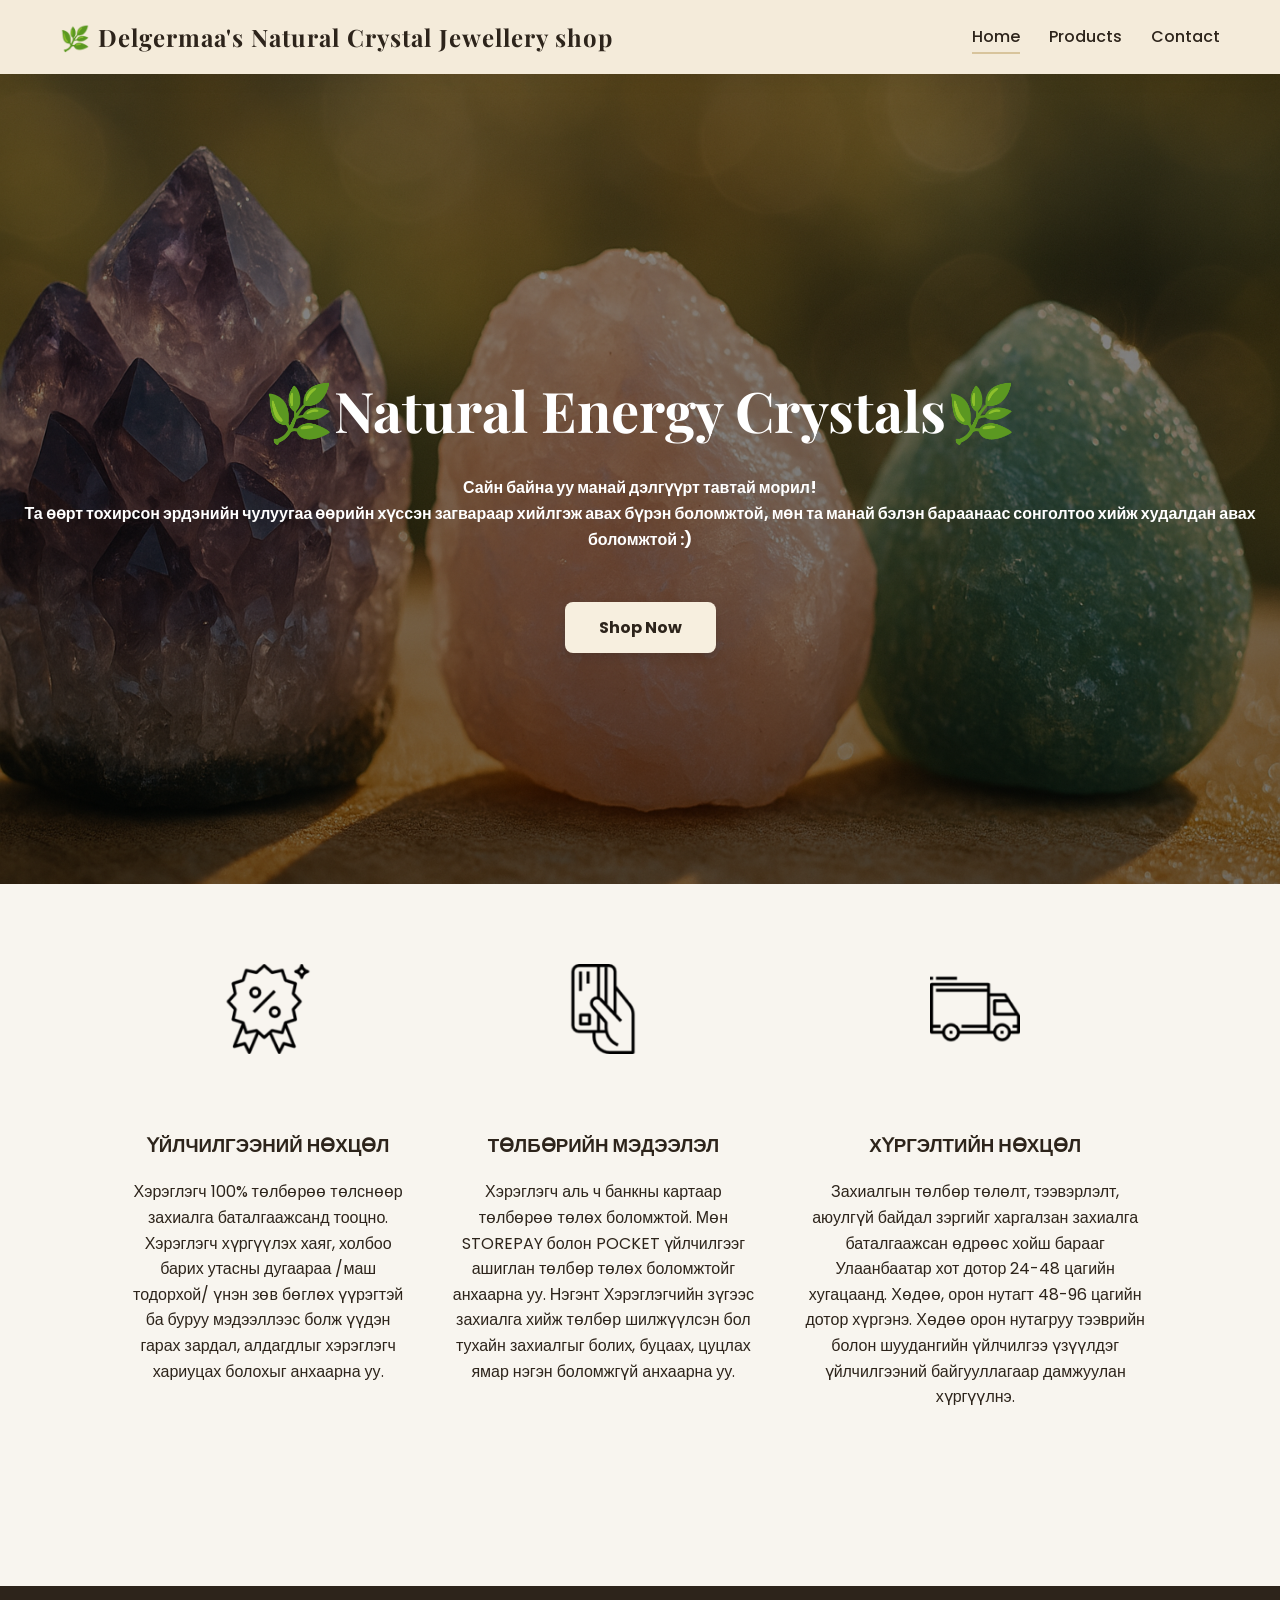
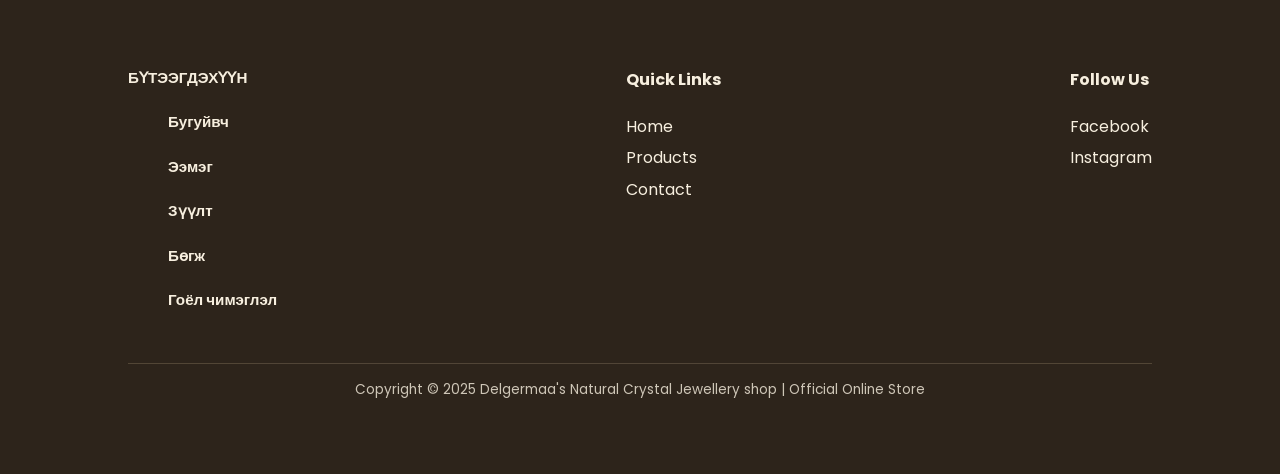
<file: index.html>
<!DOCTYPE html>
<html lang="mn">
<head>
  <meta charset="UTF-8">
  <meta name="viewport" content="width=device-width, initial-scale=1.0">
  <title>home - 🌿 Delgermaa's Natural Crystal Jewellery shop</title>
  <link rel="stylesheet" href="style.css">
</head>
<body>
  <header>
    <div class="logo">🌿 Delgermaa's Natural Crystal Jewellery shop</div>
    <nav>
      <a href="index.html" class="active">Home</a>
      <a href="products.html">Products</a>
      <a href="contact.html">Contact</a>
    </nav>
  </header>

  <section class="hero">
    <div class="hero-text">
      <h1>🌿Natural Energy Crystals🌿</h1>
      <p> <h4>Сайн байна уу манай дэлгүүрт тавтай морил! <br>Та өөрт тохирсон эрдэнийн чулуугаа өөрийн хүссэн загвараар хийлгэж авах бүрэн боломжтой, мөн та манай бэлэн бараанаас сонголтоо хийж худалдан авах боломжтой :) </h4></br> </p>
       
      <a href="products.html" class="btn">Shop Now</a>
    </div>
  </section>

  <section class="features">
    <div class="feature">
      <img src="image/p8.png" alt="үйлчилгээний нөхцөл">
      <h3> ҮЙЛЧИЛГЭЭНИЙ НӨХЦӨЛ</h3>
      <p> Хэрэглэгч 100% төлбөрөө төлснөөр захиалга баталгаажсанд тооцно. Хэрэглэгч хүргүүлэх хаяг, холбоо барих утасны дугаараа /маш тодорхой/ үнэн зөв бөглөх үүрэгтэй ба буруу мэдээллээс болж үүдэн гарах зардал, алдагдлыг хэрэглэгч хариуцах болохыг анхаарна уу.</p>
    </div>
    <div class="feature">
      <img src="image/p5.png" alt="төлбөрийн мэдээлэл">
      <h3> ТӨЛБӨРИЙН МЭДЭЭЛЭЛ</h3>
      <p>Хэрэглэгч аль ч банкны картаар төлбөрөө төлөх боломжтой. Мөн STOREPAY болон POCKET үйлчилгээг ашиглан төлбөр төлөх боломжтойг анхаарна уу. Нэгэнт Хэрэглэгчийн зүгээс захиалга хийж төлбөр шилжүүлсэн бол тухайн захиалгыг болих, буцаах, цуцлах ямар нэгэн боломжгүй анхаарна уу.</p>
    </div>
    <div class="feature">
      <img src="image/p6.png" alt="хүргэлтийн нөхцөл">
      <h3> ХҮРГЭЛТИЙН НӨХЦӨЛ</h3>
      <p>Захиалгын төлбөр төлөлт, тээвэрлэлт, аюулгүй байдал зэргийг харгалзан захиалга баталгаажсан өдрөөс хойш барааг Улаанбаатар хот дотор 24-48 цагийн хугацаанд. Хөдөө, орон нутагт 48-96 цагийн дотор хүргэнэ. Хөдөө орон нутагруу тээврийн болон шуудангийн үйлчилгээ үзүүлдэг үйлчилгээний байгууллагаар дамжуулан хүргүүлнэ.</p>
    </div>
  </section>

  <!-- Footer -->
  <footer>
    <div class="footer-container">
      <div class="footer-about">
        <h4>БҮТЭЭГДЭХҮҮН</h4>
        <p>
          <dd> <h4>Бугуйвч</h4></dd>
          <dd> <h4>Ээмэг</h4></dd>
          <dd> <h4>Зүүлт</h4></dd>
          <dd> <h4>Бөгж</h4></dd>
          <dd> <h4>Гоёл чимэглэл</h4></dd>
        </p>
      </div>

      <div class="footer-links">
        <h4>Quick Links</h4>
        <a href="index.html">Home</a>
        <a href="products.html">Products</a>
        <a href="contact.html">Contact</a>
      </div>

      <div class="footer-social">
        <h4>Follow Us</h4>
        <a href="https://www.facebook.com/gemaccessorries">Facebook</a>
        <a href="https://www.instagram.com/gem_bracelet_pendant/?fbclid=IwY2xjawNUQWNleHRuA2FlbQIxMABicmlkETFqZ0RUYzNnZnRweXdjZXZ6AR7bVuhAVnvGbw0PlaOJgL6VvQkg8oXGCW1GjAsc1oId29H9s_9CjJuuJ3-5ZA_aem_fugoOBbmufwyVNsKGG_K1w#">Instagram</a>

      </div>
    </div>
    <p class="copyright"> Copyright © 2025 Delgermaa's Natural Crystal Jewellery shop | Official Online Store</p>
  </footer>
</body>
</html>
</file>
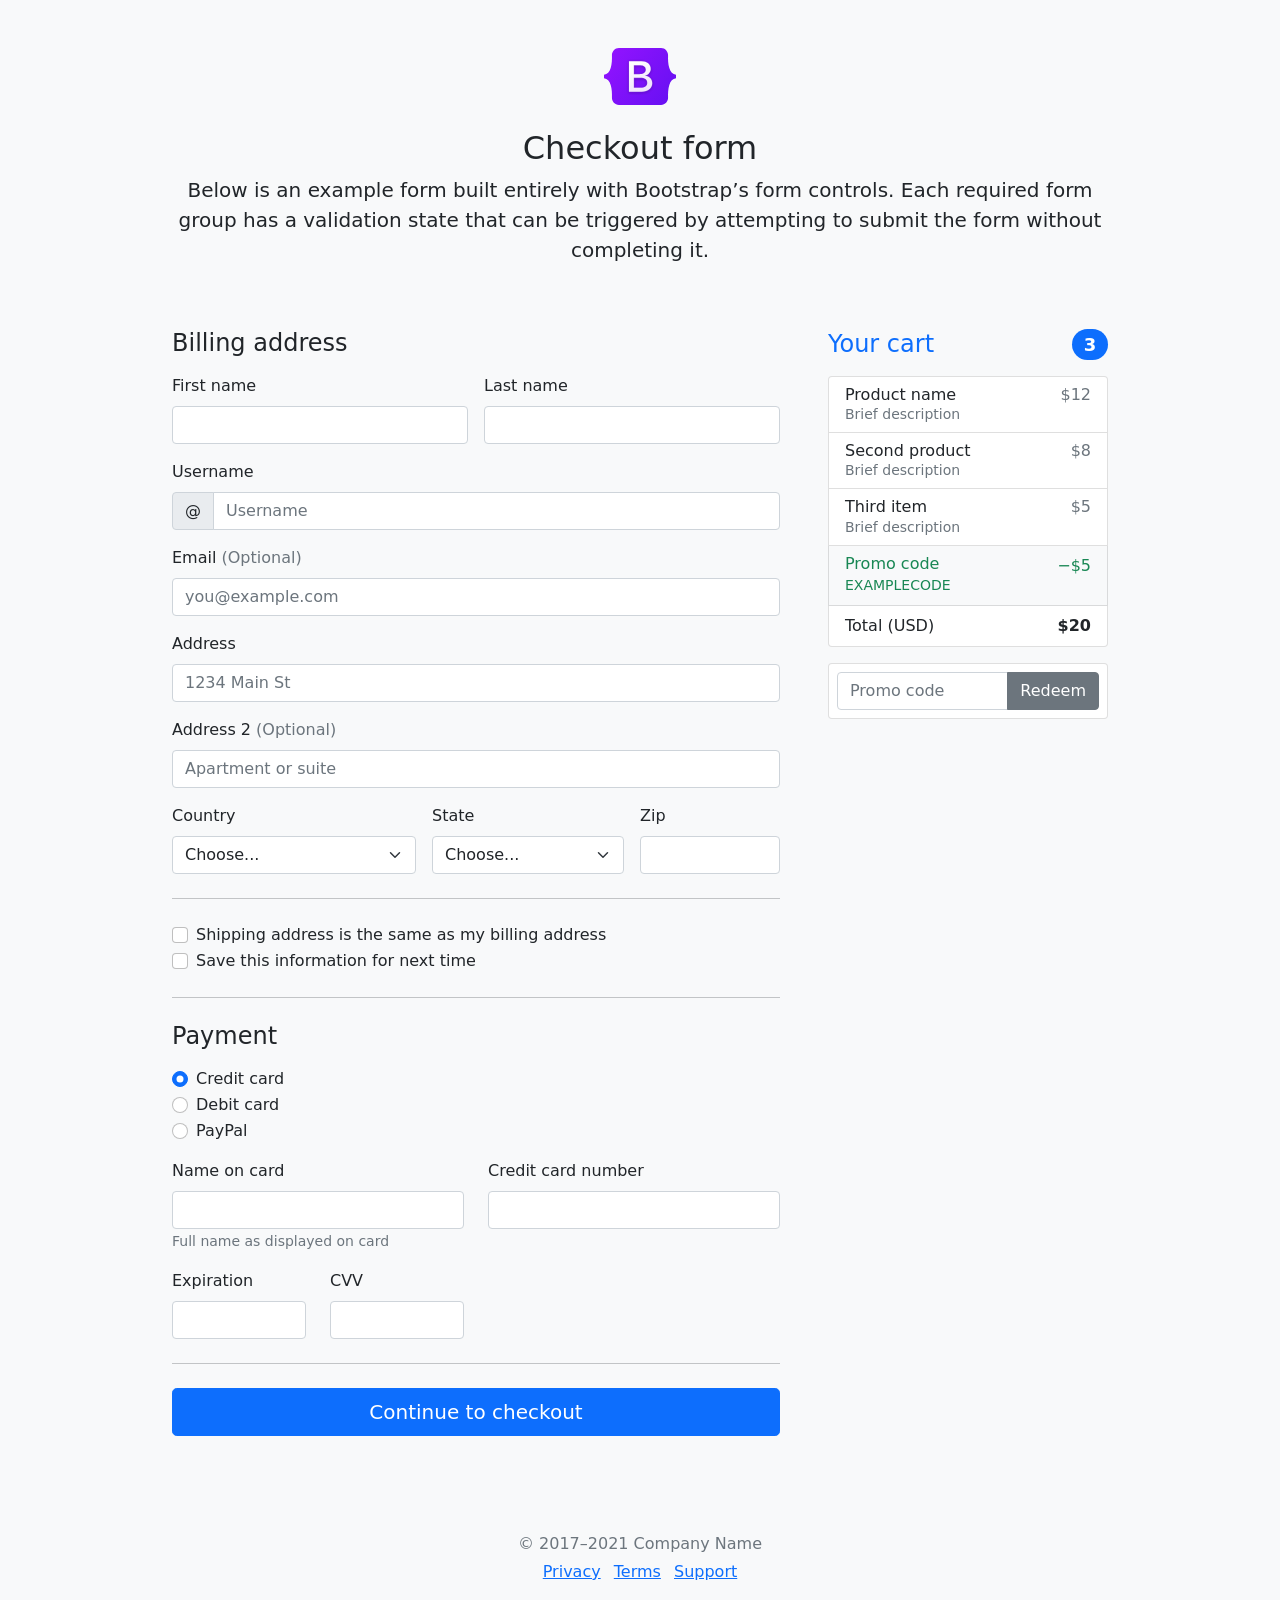
<file: checkout/index.html>
<!doctype html>
<html lang="en">
  <head>
    <meta charset="utf-8">
    <meta name="viewport" content="width=device-width, initial-scale=1">
    <meta name="description" content="">
    <meta name="author" content="Mark Otto, Jacob Thornton, and Bootstrap contributors">
    <meta name="generator" content="Hugo 0.84.0">
    <title>Checkout example · Bootstrap v5.0</title>

    <link rel="canonical" href="https://getbootstrap.com/docs/5.0/examples/checkout/">

    

    <!-- Bootstrap core CSS -->
<link href="../assets/dist/css/bootstrap.min.css" rel="stylesheet">

    <style>
      .bd-placeholder-img {
        font-size: 1.125rem;
        text-anchor: middle;
        -webkit-user-select: none;
        -moz-user-select: none;
        user-select: none;
      }

      @media (min-width: 768px) {
        .bd-placeholder-img-lg {
          font-size: 3.5rem;
        }
      }
    </style>

    
    <!-- Custom styles for this template -->
    <link href="form-validation.css" rel="stylesheet">
  </head>
  <body class="bg-light">
    
<div class="container">
  <main>
    <div class="py-5 text-center">
      <img class="d-block mx-auto mb-4" src="../assets/brand/bootstrap-logo.svg" alt="" width="72" height="57">
      <h2>Checkout form</h2>
      <p class="lead">Below is an example form built entirely with Bootstrap’s form controls. Each required form group has a validation state that can be triggered by attempting to submit the form without completing it.</p>
    </div>

    <div class="row g-5">
      <div class="col-md-5 col-lg-4 order-md-last">
        <h4 class="d-flex justify-content-between align-items-center mb-3">
          <span class="text-primary">Your cart</span>
          <span class="badge bg-primary rounded-pill">3</span>
        </h4>
        <ul class="list-group mb-3">
          <li class="list-group-item d-flex justify-content-between lh-sm">
            <div>
              <h6 class="my-0">Product name</h6>
              <small class="text-muted">Brief description</small>
            </div>
            <span class="text-muted">$12</span>
          </li>
          <li class="list-group-item d-flex justify-content-between lh-sm">
            <div>
              <h6 class="my-0">Second product</h6>
              <small class="text-muted">Brief description</small>
            </div>
            <span class="text-muted">$8</span>
          </li>
          <li class="list-group-item d-flex justify-content-between lh-sm">
            <div>
              <h6 class="my-0">Third item</h6>
              <small class="text-muted">Brief description</small>
            </div>
            <span class="text-muted">$5</span>
          </li>
          <li class="list-group-item d-flex justify-content-between bg-light">
            <div class="text-success">
              <h6 class="my-0">Promo code</h6>
              <small>EXAMPLECODE</small>
            </div>
            <span class="text-success">−$5</span>
          </li>
          <li class="list-group-item d-flex justify-content-between">
            <span>Total (USD)</span>
            <strong>$20</strong>
          </li>
        </ul>

        <form class="card p-2">
          <div class="input-group">
            <input type="text" class="form-control" placeholder="Promo code">
            <button type="submit" class="btn btn-secondary">Redeem</button>
          </div>
        </form>
      </div>
      <div class="col-md-7 col-lg-8">
        <h4 class="mb-3">Billing address</h4>
        <form class="needs-validation" novalidate>
          <div class="row g-3">
            <div class="col-sm-6">
              <label for="firstName" class="form-label">First name</label>
              <input type="text" class="form-control" id="firstName" placeholder="" value="" required>
              <div class="invalid-feedback">
                Valid first name is required.
              </div>
            </div>

            <div class="col-sm-6">
              <label for="lastName" class="form-label">Last name</label>
              <input type="text" class="form-control" id="lastName" placeholder="" value="" required>
              <div class="invalid-feedback">
                Valid last name is required.
              </div>
            </div>

            <div class="col-12">
              <label for="username" class="form-label">Username</label>
              <div class="input-group has-validation">
                <span class="input-group-text">@</span>
                <input type="text" class="form-control" id="username" placeholder="Username" required>
              <div class="invalid-feedback">
                  Your username is required.
                </div>
              </div>
            </div>

            <div class="col-12">
              <label for="email" class="form-label">Email <span class="text-muted">(Optional)</span></label>
              <input type="email" class="form-control" id="email" placeholder="you@example.com">
              <div class="invalid-feedback">
                Please enter a valid email address for shipping updates.
              </div>
            </div>

            <div class="col-12">
              <label for="address" class="form-label">Address</label>
              <input type="text" class="form-control" id="address" placeholder="1234 Main St" required>
              <div class="invalid-feedback">
                Please enter your shipping address.
              </div>
            </div>

            <div class="col-12">
              <label for="address2" class="form-label">Address 2 <span class="text-muted">(Optional)</span></label>
              <input type="text" class="form-control" id="address2" placeholder="Apartment or suite">
            </div>

            <div class="col-md-5">
              <label for="country" class="form-label">Country</label>
              <select class="form-select" id="country" required>
                <option value="">Choose...</option>
                <option>United States</option>
              </select>
              <div class="invalid-feedback">
                Please select a valid country.
              </div>
            </div>

            <div class="col-md-4">
              <label for="state" class="form-label">State</label>
              <select class="form-select" id="state" required>
                <option value="">Choose...</option>
                <option>California</option>
              </select>
              <div class="invalid-feedback">
                Please provide a valid state.
              </div>
            </div>

            <div class="col-md-3">
              <label for="zip" class="form-label">Zip</label>
              <input type="text" class="form-control" id="zip" placeholder="" required>
              <div class="invalid-feedback">
                Zip code required.
              </div>
            </div>
          </div>

          <hr class="my-4">

          <div class="form-check">
            <input type="checkbox" class="form-check-input" id="same-address">
            <label class="form-check-label" for="same-address">Shipping address is the same as my billing address</label>
          </div>

          <div class="form-check">
            <input type="checkbox" class="form-check-input" id="save-info">
            <label class="form-check-label" for="save-info">Save this information for next time</label>
          </div>

          <hr class="my-4">

          <h4 class="mb-3">Payment</h4>

          <div class="my-3">
            <div class="form-check">
              <input id="credit" name="paymentMethod" type="radio" class="form-check-input" checked required>
              <label class="form-check-label" for="credit">Credit card</label>
            </div>
            <div class="form-check">
              <input id="debit" name="paymentMethod" type="radio" class="form-check-input" required>
              <label class="form-check-label" for="debit">Debit card</label>
            </div>
            <div class="form-check">
              <input id="paypal" name="paymentMethod" type="radio" class="form-check-input" required>
              <label class="form-check-label" for="paypal">PayPal</label>
            </div>
          </div>

          <div class="row gy-3">
            <div class="col-md-6">
              <label for="cc-name" class="form-label">Name on card</label>
              <input type="text" class="form-control" id="cc-name" placeholder="" required>
              <small class="text-muted">Full name as displayed on card</small>
              <div class="invalid-feedback">
                Name on card is required
              </div>
            </div>

            <div class="col-md-6">
              <label for="cc-number" class="form-label">Credit card number</label>
              <input type="text" class="form-control" id="cc-number" placeholder="" required>
              <div class="invalid-feedback">
                Credit card number is required
              </div>
            </div>

            <div class="col-md-3">
              <label for="cc-expiration" class="form-label">Expiration</label>
              <input type="text" class="form-control" id="cc-expiration" placeholder="" required>
              <div class="invalid-feedback">
                Expiration date required
              </div>
            </div>

            <div class="col-md-3">
              <label for="cc-cvv" class="form-label">CVV</label>
              <input type="text" class="form-control" id="cc-cvv" placeholder="" required>
              <div class="invalid-feedback">
                Security code required
              </div>
            </div>
          </div>

          <hr class="my-4">

          <button class="w-100 btn btn-primary btn-lg" type="submit">Continue to checkout</button>
        </form>
      </div>
    </div>
  </main>

  <footer class="my-5 pt-5 text-muted text-center text-small">
    <p class="mb-1">&copy; 2017–2021 Company Name</p>
    <ul class="list-inline">
      <li class="list-inline-item"><a href="#">Privacy</a></li>
      <li class="list-inline-item"><a href="#">Terms</a></li>
      <li class="list-inline-item"><a href="#">Support</a></li>
    </ul>
  </footer>
</div>


    <script src="../assets/dist/js/bootstrap.bundle.min.js"></script>

      <script src="form-validation.js"></script>
  </body>
</html>
</file>
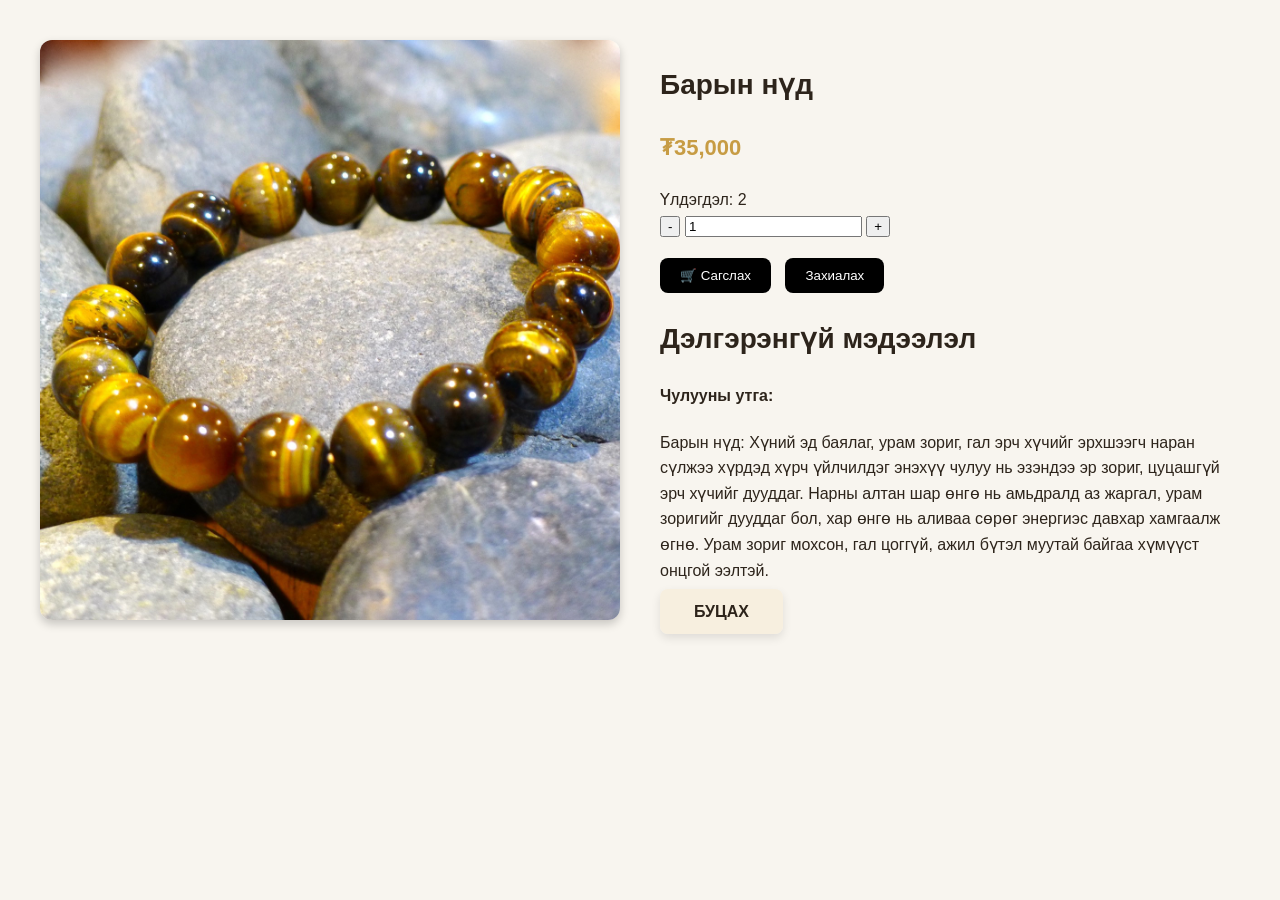
<file: bariin-nud.html>
<!DOCTYPE html>
<html lang="mn">
<head>
  <meta charset="UTF-8">
  <title>Барын нүд — 🌿 Delgermaa's Natural Crystal Jewellery shop</title>
  <link rel="stylesheet" href="style.css">
</head>
<body>
  <section class="product-detail">
  <div class="product-container">
    <div class="product-images">
      <img src="image/br3.jpg" alt="Барын нүд" class="main-image">
      
    </div>

    <div class="product-info">
      <h2>Барын нүд</h2>
      <p class="price">₮35,000</p>

    
      <div class="quantity">
        <span>Үлдэгдэл: 2</span><br>
        <button>-</button>
        <input type="text" value="1">
        <button>+</button>
      </div>

      <div class="buttons">
        <button class="add-cart">🛒 Сагслах</button>
        <button class="order">Захиалах</button>
      </div>

      <div class="description">
        <h2>Дэлгэрэнгүй мэдээлэл</h2>
        <h4>Чулууны утга:</h4>
        <p>
         Барын нүд: Хүний эд баялаг, урам зориг, гал эрч хүчийг эрхшээгч наран сүлжээ хүрдэд хүрч үйлчилдэг энэхүү чулуу нь эзэндээ эр зориг, 
         цуцашгүй эрч хүчийг дууддаг. Нарны алтан шар өнгө нь амьдралд аз жаргал, урам зоригийг дууддаг бол, хар өнгө нь аливаа сөрөг энергиэс
         давхар хамгаалж өгнө. Урам зориг мохсон, гал цоггүй, ажил бүтэл муутай байгаа хүмүүст онцгой ээлтэй.
        </p>
        <a href="products.html" class="btn">БУЦАХ</a>
      </div>
    </div>
  </div>
</section>
</file>
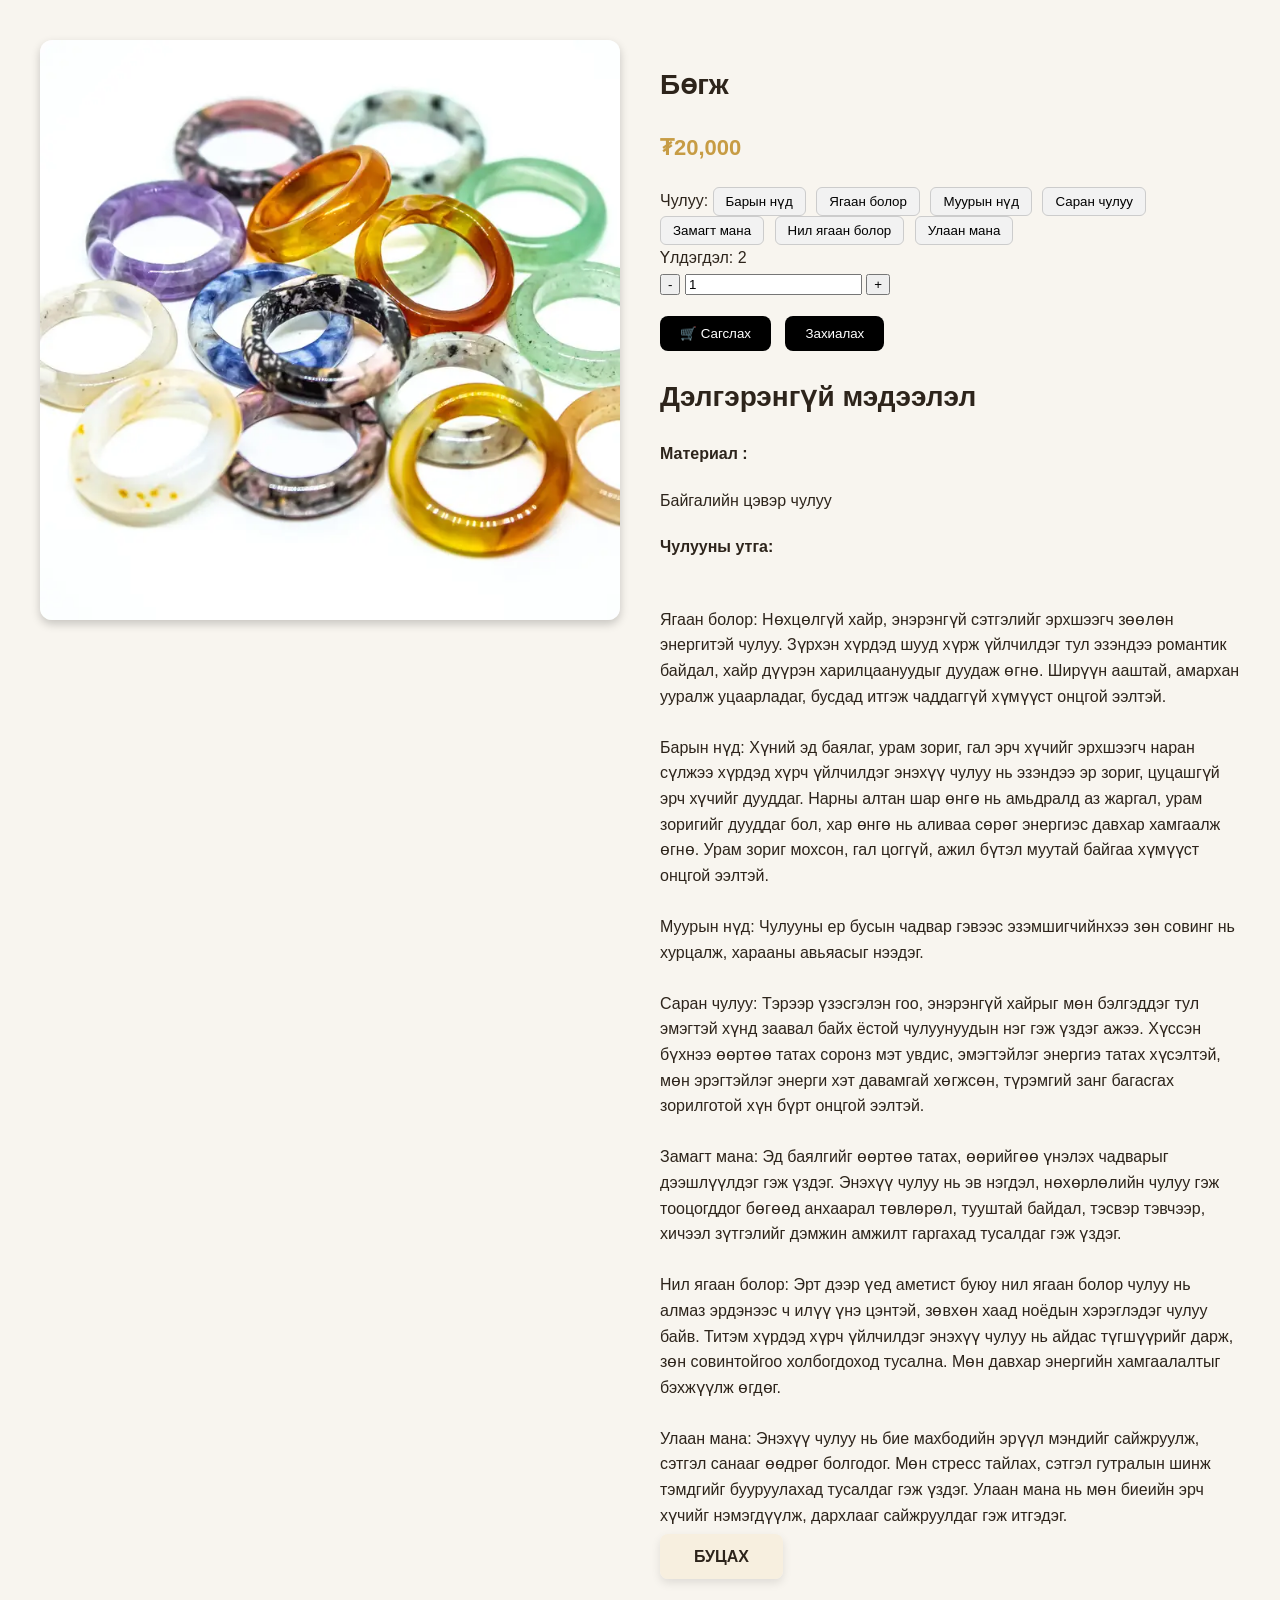
<file: bugj.html>
<!DOCTYPE html>
<html lang="mn">
<head>
  <meta charset="UTF-8">
  <title>Бөгж — 🌿 Delgermaa's Natural Crystal Jewellery shop</title>
  <link rel="stylesheet" href="style.css">
</head>
<body>
  <section class="product-detail">
  <div class="product-container">
    <div class="product-images">
      <img src="image/bu1.webp" alt="Бөгж" class="main-image">
    </div>

    <div class="product-info">
      <h2>Бөгж</h2>
      <p class="price">₮20,000</p>

       <div class="stone-type">
        <span>Чулуу:</span>
        <button>Барын нүд</button>
        <button>Ягаан болор</button>
        <button>Муурын нүд</button>
        <button>Саран чулуу</button>
        <button>Замагт мана</button>
        <button>Нил ягаан болор</button>
        <button>Улаан мана</button>
      </div>

    
      <div class="quantity">
        <span>Үлдэгдэл: 2</span><br>
        <button>-</button>
        <input type="text" value="1">
        <button>+</button>
      </div>

      <div class="buttons">
        <button class="add-cart">🛒 Сагслах</button>
        <button class="order">Захиалах</button>
      </div>

      <div class="description">
        <h2>Дэлгэрэнгүй мэдээлэл</h2>
        <h4>Материал :</h4>
        <p> Байгалийн цэвэр чулуу</p>
        <h4>Чулууны утга:</h4>
    
        <p>
          <br>Ягаан болор: Нөхцөлгүй хайр, энэрэнгүй сэтгэлийг эрхшээгч зөөлөн энергитэй чулуу. Зүрхэн хүрдэд шууд хүрж үйлчилдэг тул эзэндээ романтик байдал, 
          хайр дүүрэн харилцаануудыг дуудаж өгнө. Ширүүн ааштай, амархан ууралж уцаарладаг, бусдад итгэж чаддаггүй хүмүүст онцгой ээлтэй.</br>
          <br> Барын нүд: Хүний эд баялаг, урам зориг, гал эрч хүчийг эрхшээгч наран сүлжээ хүрдэд хүрч үйлчилдэг энэхүү чулуу нь эзэндээ эр зориг, цуцашгүй эрч хүчийг дууддаг. 
          Нарны алтан шар өнгө нь амьдралд аз жаргал, урам зоригийг дууддаг бол,
           хар өнгө нь аливаа сөрөг энергиэс давхар хамгаалж өгнө. Урам зориг мохсон, гал цоггүй, ажил бүтэл муутай байгаа хүмүүст онцгой ээлтэй.</br>
          <br> Муурын нүд: Чулууны ер бусын чадвар гэвээс эзэмшигчийнхээ зөн совинг нь хурцалж, харааны авьяасыг нээдэг. </br>
          <br> Саран чулуу: Тэрээр үзэсгэлэн гоо, энэрэнгүй хайрыг мөн бэлгэддэг тул эмэгтэй хүнд заавал байх ёстой чулуунуудын нэг гэж үздэг ажээ. Хүссэн бүхнээ өөртөө татах соронз мэт увдис,
           эмэгтэйлэг энергиэ татах хүсэлтэй, мөн эрэгтэйлэг энерги хэт давамгай хөгжсөн, түрэмгий занг багасгах зорилготой хүн бүрт онцгой ээлтэй.</br>
          <br> Замагт мана: Эд баялгийг өөртөө татах, өөрийгөө үнэлэх чадварыг дээшлүүлдэг гэж үздэг. Энэхүү чулуу нь эв нэгдэл, нөхөрлөлийн чулуу гэж тооцогддог
           бөгөөд анхаарал төвлөрөл, тууштай байдал, тэсвэр тэвчээр, хичээл зүтгэлийг дэмжин амжилт гаргахад тусалдаг гэж үздэг.</br>
          <br>Нил ягаан болор: Эрт дээр үед аметист буюу нил ягаан болор чулуу нь алмаз эрдэнээс ч илүү үнэ цэнтэй,
          зөвхөн хаад ноёдын хэрэглэдэг чулуу байв. Титэм хүрдэд хүрч үйлчилдэг энэхүү чулуу нь айдас түгшүүрийг дарж,
          зөн совинтойгоо холбогдоход тусална. Мөн давхар энергийн хамгаалалтыг бэхжүүлж өгдөг.</br>
          <br> Улаан мана: Энэхүү чулуу нь бие махбодийн эрүүл мэндийг сайжруулж, сэтгэл санааг өөдрөг болгодог.
           Мөн стресс тайлах, сэтгэл гутралын шинж тэмдгийг бууруулахад тусалдаг гэж үздэг. Улаан мана нь мөн
            биеийн эрч хүчийг нэмэгдүүлж, дархлааг сайжруулдаг гэж итгэдэг.</br>
        </p>
        <a href="products.html" class="btn">БУЦАХ</a>
      </div>
    </div>
  </div>
</section>
</file>
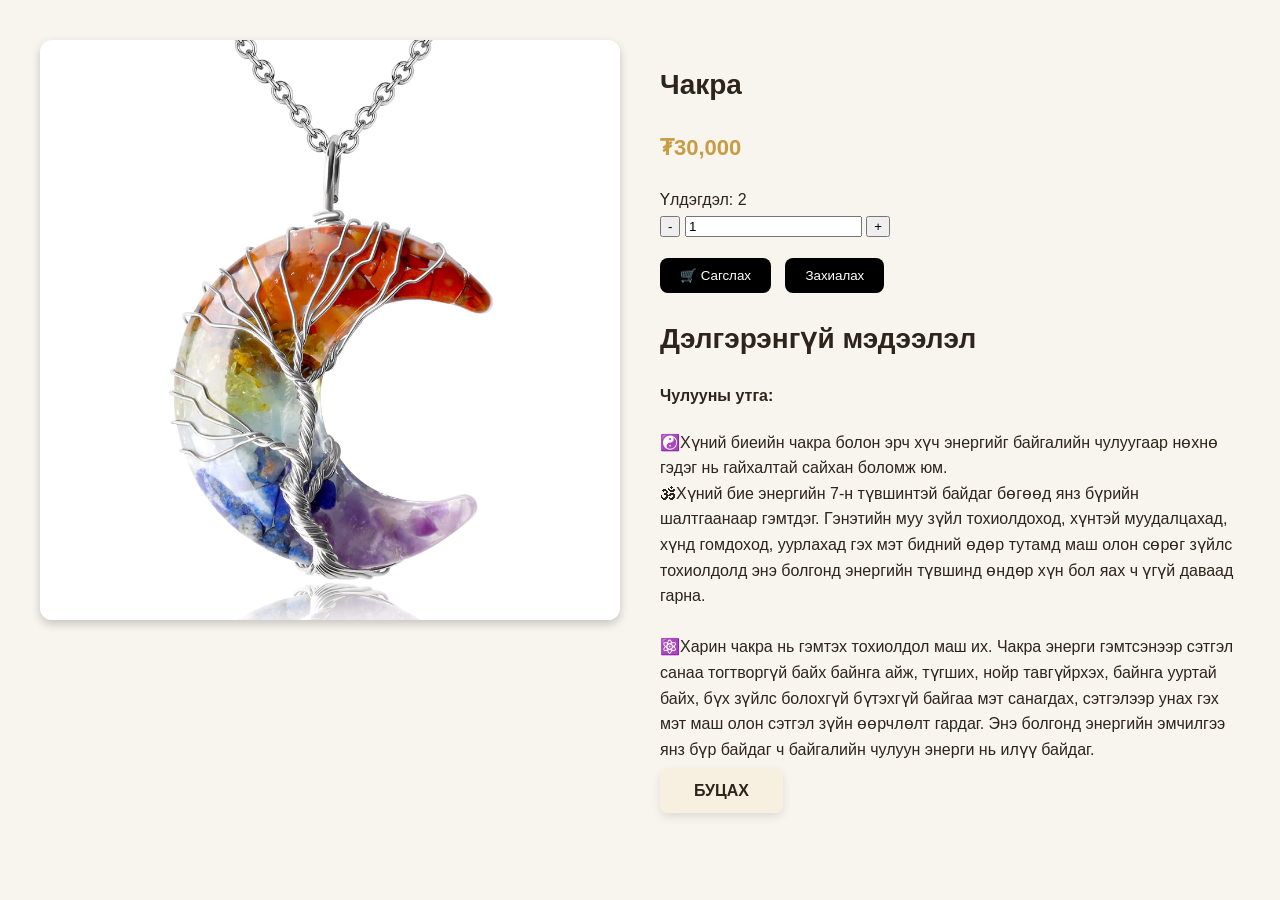
<file: chakra.html>
<!DOCTYPE html>
<html lang="mn">
<head>
  <meta charset="UTF-8">
  <title>Чакра — 🌿 Delgermaa's Natural Crystal Jewellery shop</title>
  <link rel="stylesheet" href="style.css">
</head>
<body>
  <section class="product-detail">
  <div class="product-container">
    <div class="product-images">
      <img src="image/z1.jpg" alt=" Чакра" class="main-image">
    </div>

    <div class="product-info">
      <h2>Чакра</h2>
      <p class="price">₮30,000</p>

    
      <div class="quantity">
        <span>Үлдэгдэл: 2</span><br>
        <button>-</button>
        <input type="text" value="1">
        <button>+</button>
      </div>

      <div class="buttons">
        <button class="add-cart">🛒 Сагслах</button>
        <button class="order">Захиалах</button>
      </div>

      <div class="description">
        <h2>Дэлгэрэнгүй мэдээлэл</h2>
        <h4>Чулууны утга:</h4>
        <p>
          ☯️Хүний биеийн чакра болон эрч хүч энергийг байгалийн чулуугаар нөхнө гэдэг нь гайхалтай сайхан боломж юм.
         <br> 🕉Хүний бие энергийн 7-н түвшинтэй байдаг бөгөөд янз бүрийн шалтгаанаар гэмтдэг. Гэнэтийн муу зүйл тохиолдоход, 
         хүнтэй муудалцахад, хүнд гомдоход,  уурлахад гэх мэт бидний өдөр тутамд маш олон сөрөг зүйлс тохиолдолд энэ болгонд 
         энергийн түвшинд өндөр хүн бол яах ч үгүй даваад гарна. </br>
         <br> ⚛️Харин чакра нь гэмтэх тохиолдол маш их. Чакра энерги гэмтсэнээр сэтгэл санаа тогтворгүй байх байнга айж, түгших, нойр тавгүйрхэх, 
         байнга ууртай байх, бүх зүйлс болохгүй бүтэхгүй байгаа мэт санагдах, сэтгэлээр унах гэх мэт маш олон сэтгэл зүйн өөрчлөлт гардаг. 
         Энэ болгонд энергийн эмчилгээ янз бүр байдаг ч байгалийн чулуун энерги нь илүү байдаг. </br>
        </p>
        <a href="products.html" class="btn">БУЦАХ</a>
      </div>
    </div>
  </div>
</section>
</file>
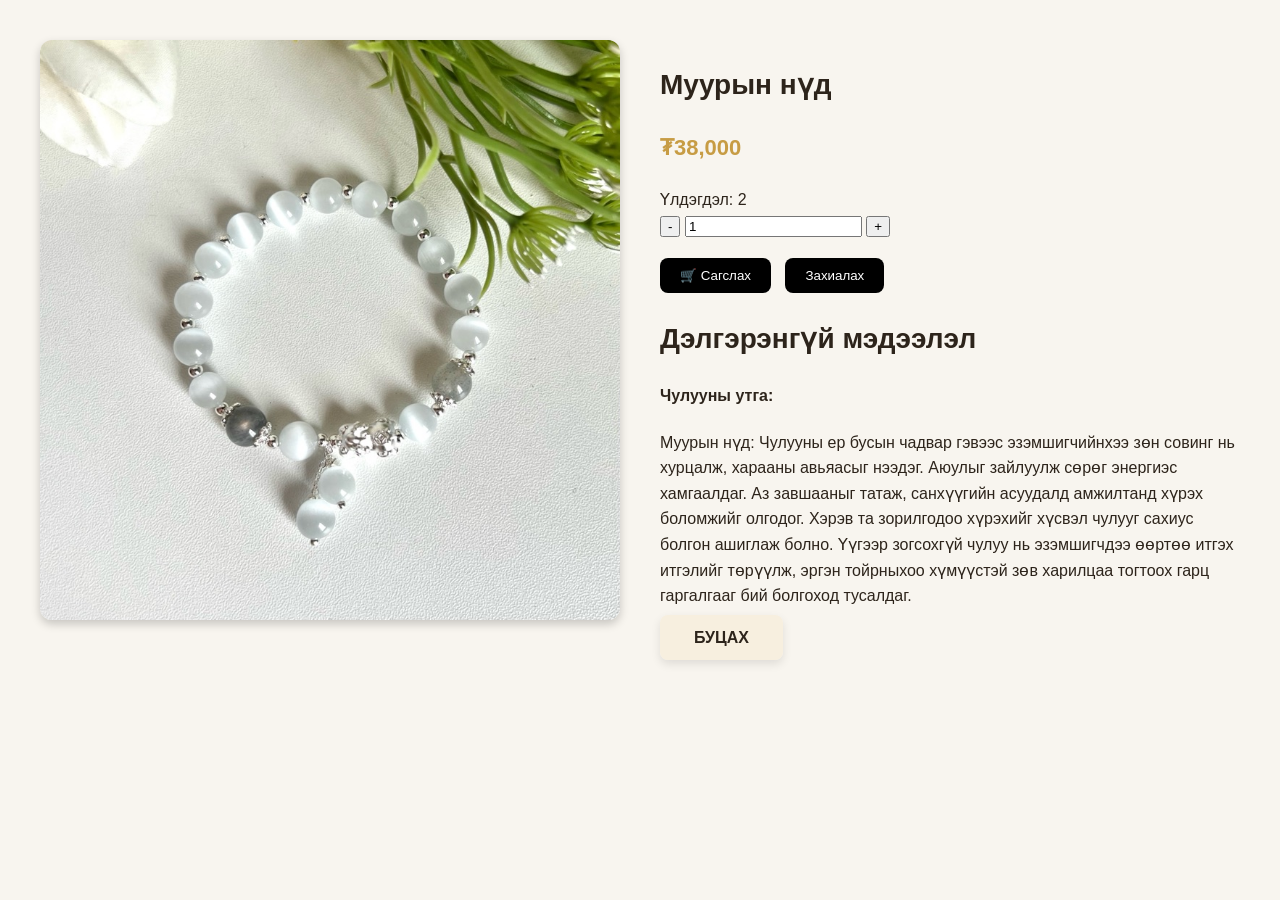
<file: muuriin-nud.html>
<!DOCTYPE html>
<html lang="mn">
<head>
  <meta charset="UTF-8">
  <title>Муурын нүд — 🌿 Delgermaa's Natural Crystal Jewellery shop</title>
  <link rel="stylesheet" href="style.css">
</head>
<body>
  <section class="product-detail">
  <div class="product-container">
    <div class="product-images">
      <img src="image/br5.jpg" alt=" Муурын нүд" class="main-image">
    </div>

    <div class="product-info">
      <h2>Муурын нүд</h2>
      <p class="price">₮38,000</p>

    
      <div class="quantity">
        <span>Үлдэгдэл: 2</span><br>
        <button>-</button>
        <input type="text" value="1">
        <button>+</button>
      </div>

      <div class="buttons">
        <button class="add-cart">🛒 Сагслах</button>
        <button class="order">Захиалах</button>
      </div>

      <div class="description">
        <h2>Дэлгэрэнгүй мэдээлэл</h2>
        <h4>Чулууны утга:</h4>
        <p>
          Муурын нүд: Чулууны ер бусын чадвар гэвээс эзэмшигчийнхээ зөн совинг нь хурцалж, харааны авьяасыг нээдэг.
          Аюулыг зайлуулж сөрөг энергиэс хамгаалдаг.
            Аз завшааныг татаж, санхүүгийн асуудалд амжилтанд хүрэх боломжийг олгодог.
            Хэрэв та зорилгодоо хүрэхийг хүсвэл чулууг сахиус болгон ашиглаж болно.
            Үүгээр зогсохгүй чулуу нь эзэмшигчдээ өөртөө итгэх итгэлийг төрүүлж, 
          эргэн тойрныхоо хүмүүстэй зөв харилцаа тогтоох гарц гаргалгааг бий болгоход тусалдаг.
        </p>
        <a href="products.html" class="btn">БУЦАХ</a>
      </div>
    </div>
  </div>
</section>
</file>
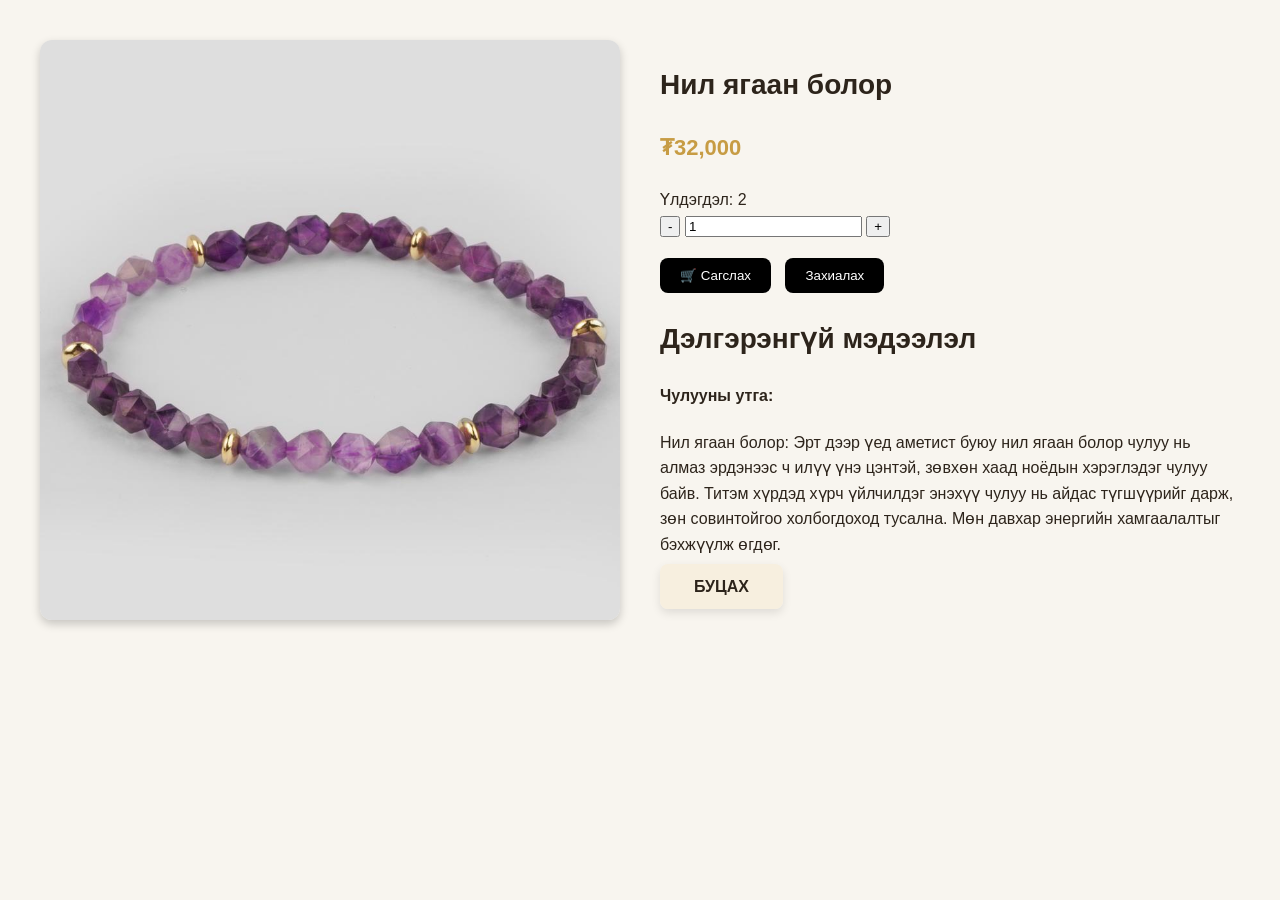
<file: nil-bolor.html>
<!DOCTYPE html>
<html lang="mn">
<head>
  <meta charset="UTF-8">
  <title>Нил ягаан болор — 🌿 Delgermaa's Natural Crystal Jewellery shop</title>
  <link rel="stylesheet" href="style.css">
</head>
<body>
  <section class="product-detail">
  <div class="product-container">
    <div class="product-images">
      <img src="image/b1.jpg" alt="Нил ягаан болор" class="main-image">
    </div>

    <div class="product-info">
      <h2>Нил ягаан болор </h2>
      <p class="price">₮32,000</p>

    
      <div class="quantity">
        <span>Үлдэгдэл: 2</span><br>
        <button>-</button>
        <input type="text" value="1">
        <button>+</button>
      </div>

      <div class="buttons">
        <button class="add-cart">🛒 Сагслах</button>
        <button class="order">Захиалах</button>
      </div>

      <div class="description">
        <h2>Дэлгэрэнгүй мэдээлэл</h2>
        <h4>Чулууны утга:</h4>
        <p>
        Нил ягаан болор: Эрт дээр үед аметист буюу нил ягаан болор чулуу нь алмаз эрдэнээс ч илүү үнэ цэнтэй,
        зөвхөн хаад ноёдын хэрэглэдэг чулуу байв. Титэм хүрдэд хүрч үйлчилдэг энэхүү чулуу нь айдас түгшүүрийг дарж,
        зөн совинтойгоо холбогдоход тусална. Мөн давхар энергийн хамгаалалтыг бэхжүүлж өгдөг.
        </p>
        <a href="products.html" class="btn">БУЦАХ</a>
      </div>
    </div>
  </div>
</section>
</file>
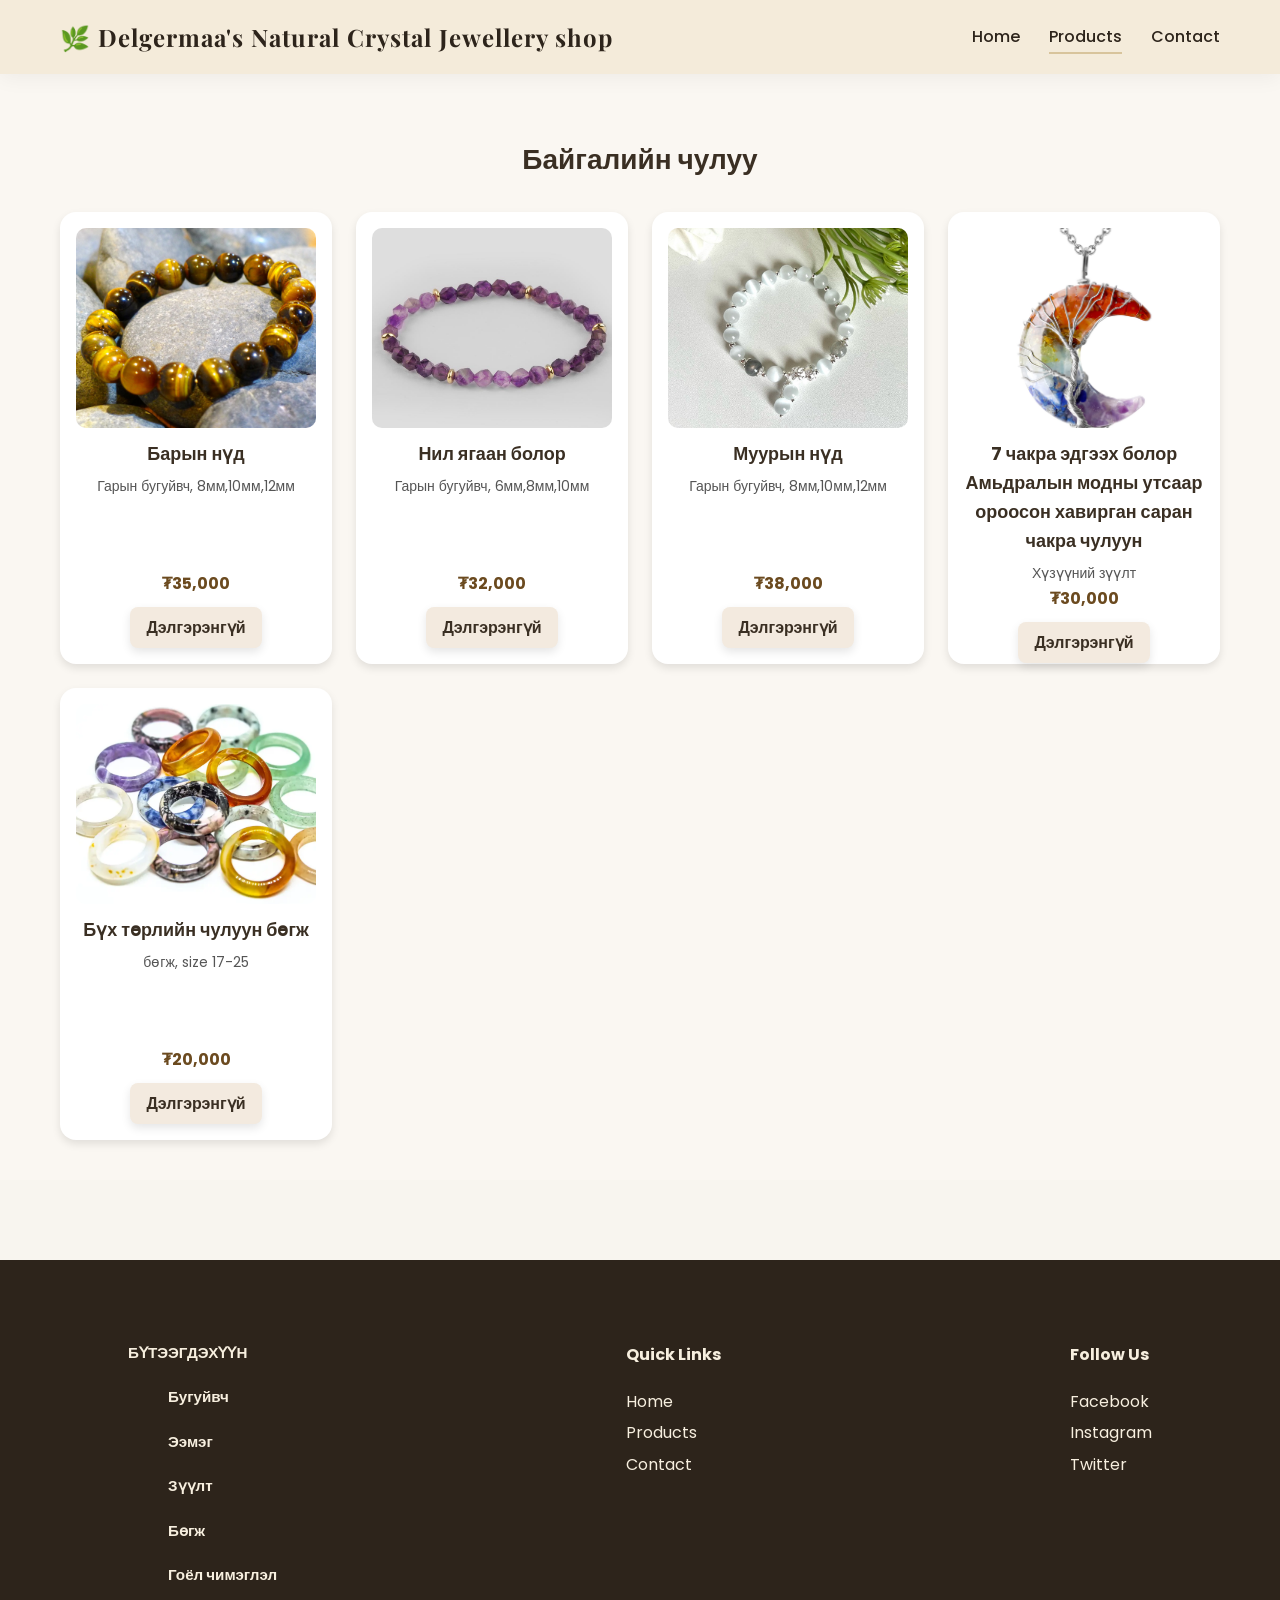
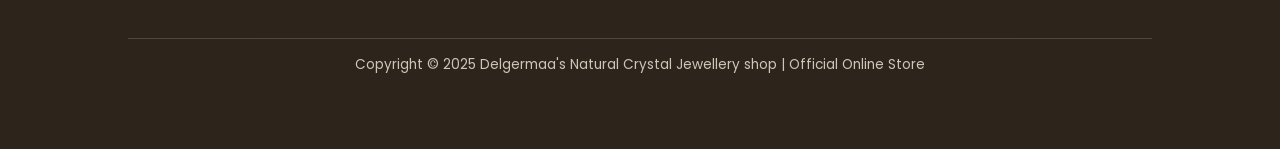
<file: products.html>
<!DOCTYPE html>
<html lang="mn">
<head>
  <meta charset="UTF-8">
  <meta name="viewport" content="width=device-width, initial-scale=1.0">
  <title>Products - 🌿 Delgermaa's Natural Crystal Jewellery shop</title>
  <link rel="stylesheet" href="style.css">
</head>
<body>
  <header>
    <div class="logo">🌿 Delgermaa's Natural Crystal Jewellery shop</div>
    <nav>
      <a href="index.html">Home</a>
      <a href="products.html" class="active">Products</a>
      <a href="contact.html">Contact</a>
    </nav>
  </header>

  <section class="products">
    <h1> Байгалийн чулуу </h1>
    <div class="product-grid">
      <div class="product">
        <img src="image/br3.jpg" alt="  нүд бугуйвч">
        <h3>Барын нүд</h3>
        <p>Гарын бугуйвч, 8мм,10мм,12мм</p>
        <span>₮35,000</span>
            <a href="bariin-nud.html" class="btn">Дэлгэрэнгүй</a>   
      </div>
    
      <div class="product">
        <img src="image/b1.jpg" alt=" нил-болор бугуйвч">
        <h3> Нил ягаан болор </h3>
        <p>Гарын бугуйвч, 6мм,8мм,10мм</p>
        <span>₮32,000</span>
            <a href="nil-bolor.html" class="btn">Дэлгэрэнгүй</a>
      </div>

      <div class="product">
        <img src="image/br5.jpg" alt="муурын нүд бугуйвч">
        <h3>Муурын нүд</h3>
        <p>Гарын бугуйвч, 8мм,10мм,12мм</p>
        <span>₮38,000</span>
         <a href="muuriin-nud.html" class="btn">Дэлгэрэнгүй</a>
      </div>

      <div class="product">
        <img src="image/z1.jpg" alt=" саран зүүлт">
        <h3>7 чакра эдгээх болор Амьдралын модны утсаар ороосон хавирган саран чакра чулуун </h3>
        <p>Хүзүүний зүүлт</p>
        <span>₮30,000</span>
         <a href="chakra.html" class="btn">Дэлгэрэнгүй</a>
      </div>

      <div class="product">
        <img src="image/bu1.webp" alt=" бөгж">
        <h3>Бүх төрлийн чулуун бөгж</h3>
        <p> бөгж, size 17-25 </p>
        <span>₮20,000</span>
         <a href="bugj.html" class="btn">Дэлгэрэнгүй</a>
      </div>

    </div>
  </section>

  <footer>
    <div class="footer-container">
      <div class="footer-about">
        <h4>БҮТЭЭГДЭХҮҮН</h4>
        <p>
          <dd> <h4>Бугуйвч</h4></dd>
          <dd> <h4>Ээмэг</h4></dd>
          <dd> <h4>Зүүлт</h4></dd>
          <dd> <h4>Бөгж</h4></dd>
          <dd> <h4>Гоёл чимэглэл</h4></dd>
        </p>
      </div>

      <div class="footer-links">
        <h4>Quick Links</h4>
        <a href="index.html">Home</a>
        <a href="products.html">Products</a>
        <a href="contact.html">Contact</a>
      </div>

      <div class="footer-social">
        <h4>Follow Us</h4>
        <a href="#">Facebook</a>
        <a href="#">Instagram</a>
        <a href="#">Twitter</a>
      </div>
    </div>
    <p class="copyright">Copyright © 2025 Delgermaa's Natural Crystal Jewellery shop | Official Online Store</p>
  </footer>
</body>
</html>
</file>
<file: style.css>
/* Fonts */
@import url('https://fonts.googleapis.com/css2?family=Playfair+Display:wght@500;700&family=Poppins:wght@300;500;700&display=swap');

body {
  margin: 0;
  font-family: 'Poppins', sans-serif;
  background-color: #f8f5ef;
  color: #2d241b;
  line-height: 1.6;
}

/* Header */
header {
  display: flex;
  justify-content: space-between;
  align-items: center;
  padding: 18px 60px;
  background-color: #f4ebda;
  position: sticky;
  top: 0;
  z-index: 10;
  box-shadow: 0 4px 20px rgba(0,0,0,0.05);
}

.logo {
  font-size: 1.5em;
  font-family: 'Playfair Display', serif;
  font-weight: 700;
  letter-spacing: 1px;
}

nav a {
  margin-left: 25px;
  text-decoration: none;
  color: #2d241b;
  font-weight: 500;
  position: relative;
  transition: 0.3s;
}

nav a::after {
  content: "";
  position: absolute;
  left: 0;
  bottom: -6px;
  width: 0%;
  height: 2px;
  background-color: #d8c49c;
  transition: width 0.3s ease;
}

nav a:hover::after,
nav a.active::after {
  width: 100%;
}

/* Hero */
.hero {
  background: linear-gradient(rgba(0, 0, 0, 0.45), rgba(0,0,0,0.55)), 
              url('image/home.png') no-repeat center/cover;
  height: 90vh;
  color: #fff;
  text-align: center;
  display: flex;
  align-items: center;
  justify-content: center;
  flex-direction: column;
}


.hero h1 {
  font-size: 3.5em;
  font-family: 'Playfair Display', serif;
  margin-bottom: 20px;
}

.btn {
  background: #f7efdf;
  color: #2d241b;
  padding: 14px 34px;
  text-decoration: none;
  border-radius: 8px;
  font-weight: bold;
  box-shadow: 0 4px 10px rgba(0,0,0,0.1);
  transition: all 0.3s ease;
  margin-top: auto;
}

.btn:hover {
  background: #d8c49c;
  color: #fff;
  transform: translateY(-3px);
}

/* Features */
.features {
  display: flex;
  justify-content: space-around;
  padding: 80px 10%;
  text-align: center;
  gap: 40px;
}

.feature img {
  width: 90px;
  margin-bottom: 50px;
  transition: transform 0.3s ease;
}

.feature img:hover {
  transform: scale(1.1);
}

/* Products */
.products {
  padding: 40px 60px;
  background-color: #faf7f2;
  text-align: center;
}

.products h1 {
  font-size: 28px;
  margin-bottom: 30px;
  color: #3a2f23;
}

.product-grid {
  display: grid;
  grid-template-columns: repeat(auto-fit, minmax(250px, 1fr));
  gap: 24px;
}

.product {
  background: #fff;
  border-radius: 16px;
  box-shadow: 0 4px 8px rgba(0,0,0,0.1);
  display: flex;
  flex-direction: column;
  align-items: center;
  justify-content: space-between;
  height: 420px; /* бүх картуудын өндөр ижил */
  padding: 16px;
  transition: transform 0.2s ease;
}

.product:hover {
  transform: translateY(-6px);
}

.product img {
  width: 100%;
  height: 200px;
  object-fit: cover; /* зураг суналтгүй харагдана */
  border-radius: 10px;
}

.product h3 {
  font-size: 18px;
  margin: 12px 0 4px;
  color: #3a2f23;
}

.product p {
  font-size: 14px;
  color: #555;
  margin: 2px 0;
}

.product span {
  font-weight: bold;
  color: #6b4a1f;
  margin-top: auto;
}

.product .btn {
  margin-top: 10px;
  background-color: #f3eadf;
  color: #3a2f23;
  text-decoration: none;
  padding: 8px 16px;
  border-radius: 8px;
  font-weight: bold;
  transition: background-color 0.3s;
}

.product .btn:hover {
  background-color: #e6d8c9;
}


/* Contact */
.contact {
  text-align: center;
  padding: 100px 20px;
}

.contact-box {
  display: flex;
  justify-content: center;
  gap: 60px;
  flex-wrap: wrap;
  margin-top: 50px;
  background: #fff;
  border-radius: 18px;
  padding: 50px;
  box-shadow: 0 8px 20px rgba(0,0,0,0.08);
}

.contact-info, .contact-social {
  max-width: 320px;
  text-align: left;
}

.contact a {
  color: #7a5e3c;
  text-decoration: none;
  font-weight: 500;
  transition: 0.3s;
}

.contact a:hover {
  color: #2d241b;
}

/* Footer */
footer {
  background-color: #2d241b;
  color: #f7efdf;
  padding: 60px 10%;
  margin-top: 80px;
}

.footer-container {
  display: flex;
  justify-content: space-between;
  flex-wrap: wrap;
  gap: 50px;
}

.footer-links a,
.footer-social a {
  display: block;
  color: #f7efdf;
  text-decoration: none;
  margin: 6px 0;
  transition: 0.3s;
}

.footer-links a:hover,
.footer-social a:hover {
  color: #d8c49c;
}

.footer-about {
  max-width: 320px;
  font-size: 0.95em;
}

.copyright {
  text-align: center;
  font-size: 0.85em;
  margin-top: 30px;
  opacity: 0.8;
  border-top: 1px solid #d8c49c44;
  padding-top: 15px;
}

.product-container {
  display: flex;
  gap: 40px;
  padding: 40px;
  max-width: 1200px;
  margin: auto;
  font-family: "Segoe UI", sans-serif;
}

.product-images {
  flex: 1;
}

.product-images .main-image {
  width: 100%;
  border-radius: 12px;
  box-shadow: 0 4px 10px rgba(0,0,0,0.2);
}

.thumbnail-images {
  display: flex;
  gap: 10px;
  margin-top: 10px;
}

.thumbnail-images img {
  width: 80px;
  height: 80px;
  object-fit: cover;
  border-radius: 8px;
  cursor: pointer;
  border: 2px solid transparent;
}

.thumbnail-images img:hover {
  border-color: #c79c44;
}

.product-info {
  flex: 1;
}

.product-info h2 {
  font-size: 28px;
  margin-bottom: 10px;
}

.price {
  color: #c79c44;
  font-size: 22px;
  font-weight: bold;
}

.stone-type button {
  background: #f2f2f2;
  border: 1px solid #ccc;
  padding: 6px 12px;
  border-radius: 6px;
  cursor: pointer;
  margin-right: 6px;
}

.stone-type button:hover {
  background: #c79c44;
  color: white;
}

.buttons {
  margin-top: 20px;
}

.add-cart, .order {
  background: black;
  color: white;
  border: none;
  padding: 10px 20px;
  margin-right: 10px;
  border-radius: 8px;
  cursor: pointer;
  transition: 0.3s;
}

.add-cart:hover, .order:hover {
  background: #c79c44;
}




/* Modal style */
.modal {
  display: none;
  position: fixed;
  z-index: 100;
  padding-top: 80px;
  left: 0;
  top: 0;
  width: 100%;
  height: 100%;
  background-color: rgba(0,0,0,0.5);
}
.modal-content {
  background-color: white;
  margin: auto;
  padding: 20px;
  width: 90%;
  max-width: 500px;
  border-radius: 10px;
}
.close {
  float: right;
  font-size: 28px;
  cursor: pointer;
}

      .bd-placeholder-img {
        font-size: 1.125rem;
        text-anchor: middle;
        -webkit-user-select: none;
        -moz-user-select: none;
        user-select: none;
      }

      @media (min-width: 768px) {
        .bd-placeholder-img-lg {
          font-size: 3.5rem;
        }
      }
</file>
<file: checkout/form-validation.css>
.container {
  max-width: 960px;
}
</file>
